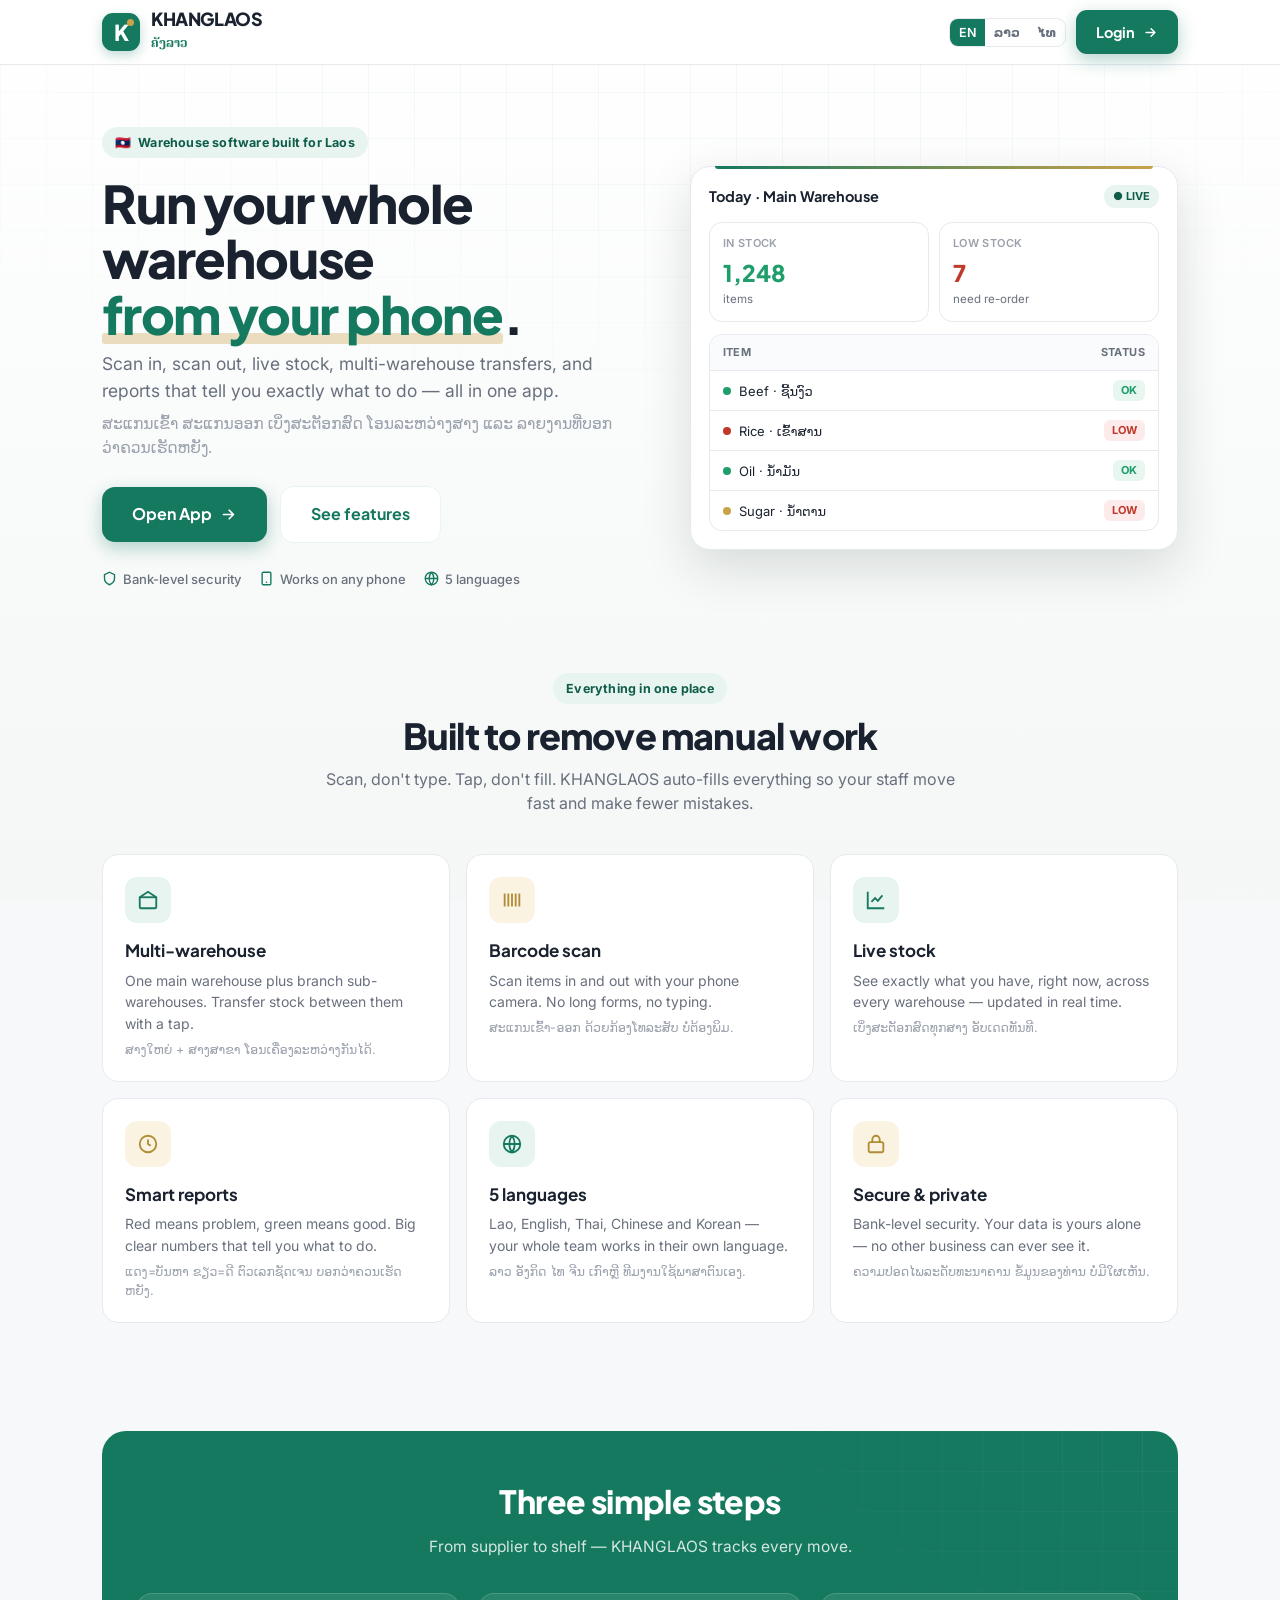
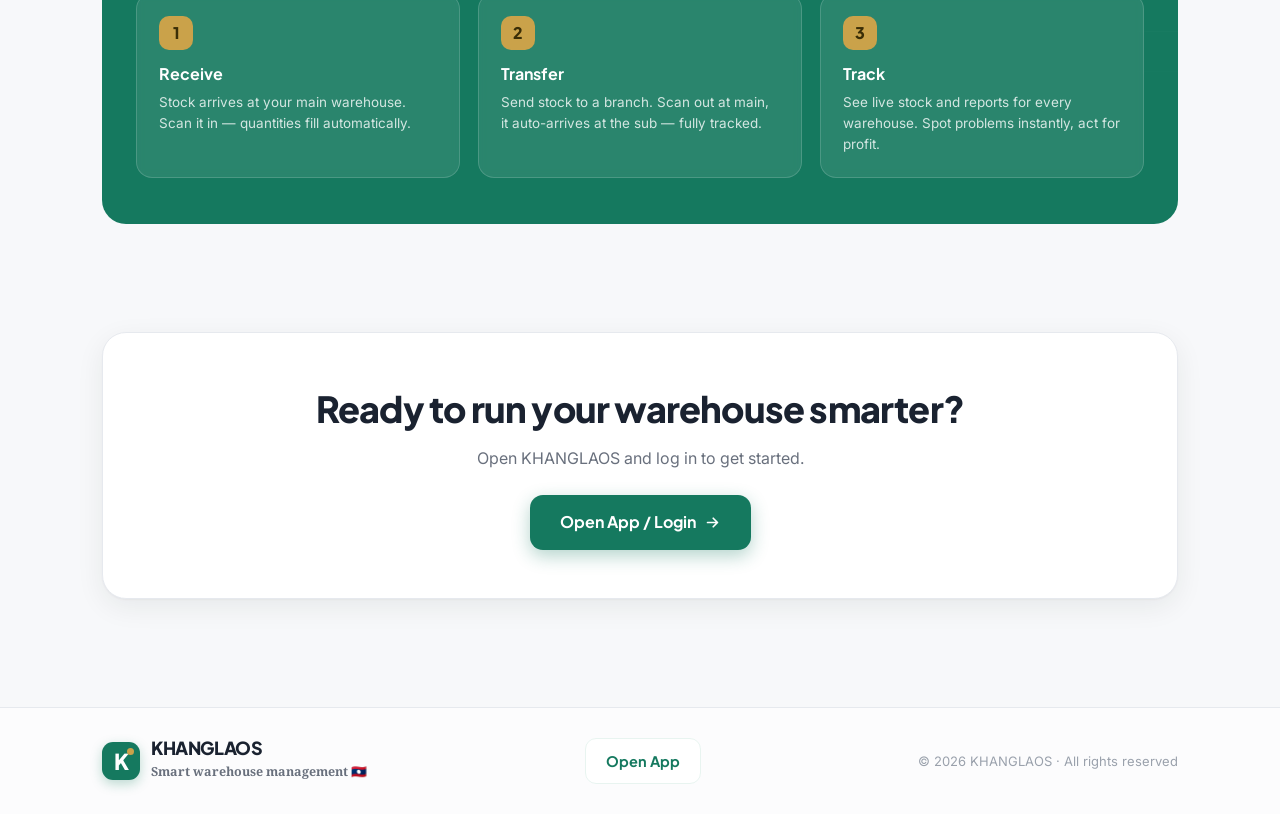
<file: index.html>
<!DOCTYPE html>
<html lang="en">
<head>
<meta charset="UTF-8">
<meta name="viewport" content="width=device-width, initial-scale=1.0">
<title>KHANGLAOS — Smart Warehouse Management for Laos 🇱🇦</title>
<meta name="description" content="KHANGLAOS — run your whole warehouse from your phone. Scan in, scan out, live stock, multi-warehouse transfers, and reports that tell you what to do. Built for Laos.">

<!-- Open Graph / link preview (Facebook, Line, WhatsApp) -->
<meta property="og:type" content="website">
<meta property="og:title" content="KHANGLAOS — Smart Warehouse Management 🇱🇦">
<meta property="og:description" content="Run your whole warehouse from your phone. Scan in, scan out, live stock, multi-warehouse, smart reports. Built for Laos.">
<meta property="og:site_name" content="KHANGLAOS">
<meta name="twitter:card" content="summary_large_image">

<link rel="icon" type="image/svg+xml" href="data:image/svg+xml,%3Csvg xmlns='http://www.w3.org/2000/svg' viewBox='0 0 64 64'%3E%3Crect width='64' height='64' rx='15' fill='%2315795f'/%3E%3Ctext x='32' y='46' font-family='Arial,Helvetica,sans-serif' font-size='40' font-weight='700' fill='%23fff' text-anchor='middle'%3EK%3C/text%3E%3Ccircle cx='50' cy='18' r='5.5' fill='%23caa24a'/%3E%3C/svg%3E">

<link rel="preconnect" href="https://fonts.googleapis.com">
<link rel="preconnect" href="https://fonts.gstatic.com" crossorigin>
<link href="https://fonts.googleapis.com/css2?family=Plus+Jakarta+Sans:wght@500;600;700;800&family=Inter:wght@400;500;600;700&family=Noto+Serif+Lao:wght@600;700;900&family=Noto+Sans+Lao:wght@400;500;600;700&family=Noto+Sans+Thai:wght@400;500;600;700&display=swap" rel="stylesheet">

<style>
  :root{
    --em:#15795f; --em-d:#0f5d49; --em-soft:#e8f4f0; --gold:#caa24a; --gold-d:#b08d34;
    --ink:#1a2230; --soft:#69707d; --faint:#9aa1ac; --bg:#f7f8fa; --line:#e6e9ee; --white:#fff;
    --green:#1f9d6b; --red:#c0392b;
    --font-body:'Inter',system-ui,-apple-system,"Segoe UI",Roboto,"Noto Sans Lao","Noto Sans Thai",sans-serif;
    --font-disp:'Plus Jakarta Sans',system-ui,-apple-system,"Segoe UI",Roboto,"Noto Serif Lao","Noto Sans Lao","Noto Sans Thai",sans-serif;
    --shadow:0 1px 2px rgba(16,38,30,.04),0 8px 28px rgba(16,38,30,.07);
    --shadow-lg:0 18px 50px rgba(16,38,30,.14);
  }
  *{box-sizing:border-box;margin:0;padding:0}
  html{scroll-behavior:smooth}
  body{
    font-family:var(--font-body); color:var(--ink); background:var(--bg);
    -webkit-font-smoothing:antialiased; line-height:1.55; overflow-x:hidden;
  }
  .lao,.th{font-family:var(--font-body)}
  a{color:inherit;text-decoration:none}
  .wrap{max-width:1120px;margin:0 auto;padding:0 22px}

  /* ---- background texture: warehouse grid ---- */
  .bg-grid{
    position:fixed;inset:0;z-index:-2;
    background:
      linear-gradient(180deg,#fff 0%,#f4f7f6 100%);
  }
  .bg-grid::after{
    content:"";position:absolute;inset:0;
    background-image:
      linear-gradient(rgba(21,121,95,.045) 1px,transparent 1px),
      linear-gradient(90deg,rgba(21,121,95,.045) 1px,transparent 1px);
    background-size:46px 46px;
    -webkit-mask-image:radial-gradient(ellipse 90% 60% at 50% 0%,#000 35%,transparent 80%);
            mask-image:radial-gradient(ellipse 90% 60% at 50% 0%,#000 35%,transparent 80%);
  }

  /* ---- nav ---- */
  header{position:sticky;top:0;z-index:50;backdrop-filter:saturate(160%) blur(10px);
    background:rgba(255,255,255,.78);border-bottom:1px solid var(--line)}
  .nav{display:flex;align-items:center;justify-content:space-between;height:64px}
  .brand{display:flex;align-items:center;gap:11px}
  .mark{width:38px;height:38px;border-radius:11px;background:var(--em);position:relative;
    display:flex;align-items:center;justify-content:center;box-shadow:0 4px 12px rgba(21,121,95,.28)}
  .mark span{font-family:var(--font-disp);font-weight:800;color:#fff;font-size:22px;line-height:1}
  .mark::after{content:"";position:absolute;top:6px;right:6px;width:7px;height:7px;border-radius:50%;background:var(--gold)}
  .brand-tx b{font-family:var(--font-disp);font-weight:800;font-size:18px;letter-spacing:-.4px;display:block;line-height:1.05}
  .brand-tx small{font-family:'Noto Serif Lao',serif;color:var(--em);font-size:12.5px;font-weight:700}
  .nav-r{display:flex;align-items:center;gap:10px}
  .lang{display:flex;border:1px solid var(--line);border-radius:9px;overflow:hidden;background:#fff}
  .lang button{font-family:var(--font-body);font-size:12.5px;font-weight:600;color:var(--soft);
    background:transparent;border:0;padding:6px 9px;cursor:pointer;transition:.15s}
  .lang button.on{background:var(--em);color:#fff}
  .btn{font-family:var(--font-disp);font-weight:700;font-size:14.5px;border:0;border-radius:11px;
    padding:11px 20px;cursor:pointer;display:inline-flex;align-items:center;gap:8px;transition:.18s;white-space:nowrap}
  .btn-pri{background:var(--em);color:#fff;box-shadow:0 6px 18px rgba(21,121,95,.32)}
  .btn-pri:hover{background:var(--em-d);transform:translateY(-1px);box-shadow:0 10px 24px rgba(21,121,95,.4)}
  .btn-ghost{background:#fff;color:var(--em);border:1.5px solid var(--em-soft)}
  .btn-ghost:hover{border-color:var(--em);background:var(--em-soft)}
  .btn-lg{padding:15px 30px;font-size:16px;border-radius:13px}

  /* ---- hero ---- */
  .hero{padding:62px 0 30px}
  .hero-grid{display:grid;grid-template-columns:1.05fr .95fr;gap:48px;align-items:center}
  .eyebrow{display:inline-flex;align-items:center;gap:7px;background:var(--em-soft);color:var(--em-d);
    font-weight:700;font-size:12.5px;padding:6px 13px;border-radius:999px;letter-spacing:.2px}
  h1{font-family:var(--font-disp);font-weight:800;font-size:clamp(34px,5vw,52px);line-height:1.06;
    letter-spacing:-1.2px;margin:18px 0 8px}
  h1 .hl{color:var(--em);position:relative;white-space:nowrap}
  h1 .hl::after{content:"";position:absolute;left:0;right:0;bottom:3px;height:11px;background:rgba(202,162,74,.34);z-index:-1;border-radius:3px}
  .lead{font-size:17.5px;color:var(--soft);max-width:520px;margin:6px 0 26px}
  .lead .lao{display:block;margin-top:8px;font-size:15.5px;color:var(--faint)}
  .cta-row{display:flex;gap:13px;flex-wrap:wrap;align-items:center}
  .trust{display:flex;gap:18px;flex-wrap:wrap;margin-top:26px;color:var(--soft);font-size:13px;font-weight:500}
  .trust span{display:inline-flex;align-items:center;gap:6px}
  .trust svg{color:var(--em)}

  /* ---- hero mock dashboard ---- */
  .mock{background:#fff;border:1px solid var(--line);border-radius:20px;box-shadow:var(--shadow-lg);
    padding:18px;position:relative}
  .mock::before{content:"";position:absolute;top:-1px;left:24px;right:24px;height:3px;
    background:linear-gradient(90deg,var(--em),var(--gold));border-radius:0 0 4px 4px}
  .mock-h{display:flex;align-items:center;justify-content:space-between;margin-bottom:14px}
  .mock-h b{font-family:var(--font-disp);font-size:14.5px}
  .pill{font-size:11px;font-weight:700;padding:3px 9px;border-radius:999px;background:var(--em-soft);color:var(--em-d)}
  .kpis{display:grid;grid-template-columns:1fr 1fr;gap:10px;margin-bottom:12px}
  .kpi{border:1px solid var(--line);border-radius:13px;padding:12px 13px}
  .kpi .lbl{font-size:11px;color:var(--faint);font-weight:600;text-transform:uppercase;letter-spacing:.4px}
  .kpi .val{font-family:var(--font-disp);font-weight:800;font-size:23px;margin-top:3px}
  .kpi.good .val{color:var(--green)} .kpi.bad .val{color:var(--red)}
  .kpi .sub{font-size:11.5px;color:var(--soft);margin-top:1px}
  .rows{border:1px solid var(--line);border-radius:13px;overflow:hidden}
  .rw{display:flex;align-items:center;justify-content:space-between;padding:9px 13px;font-size:13px;border-top:1px solid var(--line)}
  .rw:first-child{border-top:0;background:#fafbfc;font-weight:700;color:var(--soft);font-size:11px;text-transform:uppercase;letter-spacing:.4px}
  .rw .nm{display:flex;align-items:center;gap:8px}
  .dot{width:8px;height:8px;border-radius:50%}
  .tag{font-size:11px;font-weight:700;padding:2px 8px;border-radius:6px}
  .tag.ok{background:#e7f6ee;color:var(--green)} .tag.lo{background:#fdeaea;color:var(--red)}

  /* ---- social proof strip ---- */
  .proof{padding:8px 0 4px}
  .proof-lbl{text-align:center;color:var(--faint);font-size:12px;font-weight:700;
    letter-spacing:.6px;text-transform:uppercase;margin:0 0 16px}
  .proof-row{display:flex;align-items:center;justify-content:center;gap:16px 20px;flex-wrap:wrap}
  .proof-name{font-family:var(--font-disp);font-weight:800;font-size:clamp(15px,2vw,19px);
    color:var(--ink);letter-spacing:-.3px;opacity:.55;transition:.2s}
  .proof-name:hover{opacity:1;color:var(--em)}
  .proof-dot{width:5px;height:5px;border-radius:50%;background:var(--line)}

  /* ---- sections ---- */
  section.blk{padding:54px 0}
  .sec-head{text-align:center;max-width:640px;margin:0 auto 38px}
  .sec-head .eyebrow{margin-bottom:12px}
  .sec-head h2{font-family:var(--font-disp);font-weight:800;font-size:clamp(26px,3.6vw,36px);letter-spacing:-.8px;line-height:1.12}
  .sec-head p{color:var(--soft);font-size:16px;margin-top:10px}

  .feat{display:grid;grid-template-columns:repeat(3,1fr);gap:16px}
  .card{background:#fff;border:1px solid var(--line);border-radius:16px;padding:22px;transition:.2s}
  .card:hover{transform:translateY(-3px);box-shadow:var(--shadow);border-color:#d6e3de}
  .ic{width:46px;height:46px;border-radius:12px;background:var(--em-soft);color:var(--em);
    display:flex;align-items:center;justify-content:center;margin-bottom:14px}
  .ic.gold{background:#faf3e1;color:var(--gold-d)}
  .card h3{font-family:var(--font-disp);font-weight:700;font-size:17px;margin-bottom:6px}
  .card p{color:var(--soft);font-size:14px;line-height:1.55}
  .card .lao{display:block;margin-top:5px;color:var(--faint);font-size:12.5px}

  /* ---- how it works ---- */
  .how{background:var(--em);border-radius:24px;padding:46px 34px;color:#fff;position:relative;overflow:hidden}
  .how::after{content:"";position:absolute;inset:0;
    background-image:linear-gradient(rgba(255,255,255,.05) 1px,transparent 1px),linear-gradient(90deg,rgba(255,255,255,.05) 1px,transparent 1px);
    background-size:40px 40px;-webkit-mask-image:radial-gradient(ellipse 70% 100% at 100% 0%,#000,transparent 70%);mask-image:radial-gradient(ellipse 70% 100% at 100% 0%,#000,transparent 70%)}
  .how-head{position:relative;z-index:1;text-align:center;margin-bottom:34px}
  .how-head h2{font-family:var(--font-disp);font-weight:800;font-size:clamp(24px,3.4vw,32px);letter-spacing:-.6px}
  .how-head p{color:rgba(255,255,255,.82);margin-top:8px;font-size:15.5px}
  .steps{position:relative;z-index:1;display:grid;grid-template-columns:repeat(3,1fr);gap:18px}
  .step{background:rgba(255,255,255,.09);border:1px solid rgba(255,255,255,.16);border-radius:16px;padding:22px;backdrop-filter:blur(4px)}
  .step .n{width:34px;height:34px;border-radius:10px;background:var(--gold);color:#3a2e07;font-family:var(--font-disp);
    font-weight:800;font-size:16px;display:flex;align-items:center;justify-content:center;margin-bottom:12px}
  .step h4{font-family:var(--font-disp);font-weight:700;font-size:16px;margin-bottom:5px}
  .step p{color:rgba(255,255,255,.8);font-size:13.5px}

  /* ---- cta band ---- */
  .cta-band{text-align:center;background:#fff;border:1px solid var(--line);border-radius:24px;padding:48px 30px;box-shadow:var(--shadow)}
  .cta-band h2{font-family:var(--font-disp);font-weight:800;font-size:clamp(26px,3.6vw,36px);letter-spacing:-.8px}
  .cta-band p{color:var(--soft);font-size:16px;margin:10px 0 24px}

  /* ---- footer ---- */
  footer{border-top:1px solid var(--line);margin-top:54px;padding:30px 0;background:rgba(255,255,255,.6)}
  .foot{display:flex;align-items:center;justify-content:space-between;gap:16px;flex-wrap:wrap}
  .foot .brand small{color:var(--soft)}
  .foot .cp{color:var(--faint);font-size:13px}

  /* ---- reveal animation ---- */
  .rv{opacity:0;transform:translateY(18px);transition:opacity .6s ease,transform .6s ease}
  .rv.in{opacity:1;transform:none}

  /* ---- responsive ---- */
  @media(max-width:880px){
    .hero-grid{grid-template-columns:1fr;gap:34px}
    .mock{max-width:460px;margin:0 auto}
    .feat{grid-template-columns:1fr 1fr}
    .steps{grid-template-columns:1fr}
    .brand-tx small{display:none}
  }
  @media(max-width:560px){
    .hero{padding:40px 0 14px}
    .feat{grid-template-columns:1fr}
    .wrap{padding:0 16px}
    .nav{height:58px}
    .brand-tx b{font-size:15px}
    .mark{width:34px;height:34px;border-radius:10px}
    .mark span{font-size:19px}
    .lang button{padding:5px 7px;font-size:11px}
    .nav-r{gap:7px}
    .nav-r .btn-pri{padding:9px 14px;font-size:13px}
    .trust{gap:12px}
    .how{padding:34px 20px}
  }
  @media(max-width:360px){
    .lang{display:none}   /* protect the Login CTA on very small phones */
  }
</style>
</head>
<body>
<div class="bg-grid"></div>

<!-- ============ NAV ============ -->
<header>
  <div class="wrap nav">
    <a class="brand" href="#top">
      <div class="mark"><span>K</span></div>
      <div class="brand-tx"><b>KHANGLAOS</b><small>ຄັງລາວ</small></div>
    </a>
    <div class="nav-r">
      <div class="lang" id="lang">
        <button data-lang="en" class="on">EN</button>
        <button data-lang="lo">ລາວ</button>
        <button data-lang="th">ໄທ</button>
      </div>
      <a class="btn btn-pri" href="./app/">
        <span data-i="login">Login</span>
        <svg width="15" height="15" viewBox="0 0 24 24" fill="none" stroke="currentColor" stroke-width="2.4" stroke-linecap="round" stroke-linejoin="round"><path d="M5 12h14M13 6l6 6-6 6"/></svg>
      </a>
    </div>
  </div>
</header>

<a id="top"></a>

<!-- ============ HERO ============ -->
<section class="hero">
  <div class="wrap hero-grid">
    <div class="rv in">
      <span class="eyebrow">🇱🇦 <span data-i="eyebrow">Warehouse software built for Laos</span></span>
      <h1>
        <span data-i="h1a">Run your whole warehouse</span>
        <span class="hl" data-i="h1b">from your phone</span>.
      </h1>
      <p class="lead">
        <span data-i="lead">Scan in, scan out, live stock, multi-warehouse transfers, and reports that tell you exactly what to do — all in one app.</span>
        <span class="lao" data-i="leadLo">ສະແກນເຂົ້າ ສະແກນອອກ ເບິ່ງສະຕັອກສົດ ໂອນລະຫວ່າງສາງ ແລະ ລາຍງານທີ່ບອກວ່າຄວນເຮັດຫຍັງ.</span>
      </p>
      <div class="cta-row">
        <a class="btn btn-pri btn-lg" href="./app/">
          <span data-i="openApp">Open App</span>
          <svg width="17" height="17" viewBox="0 0 24 24" fill="none" stroke="currentColor" stroke-width="2.4" stroke-linecap="round" stroke-linejoin="round"><path d="M5 12h14M13 6l6 6-6 6"/></svg>
        </a>
        <a class="btn btn-ghost btn-lg" href="#features"><span data-i="seeFeat">See features</span></a>
      </div>
      <div class="trust">
        <span><svg width="15" height="15" viewBox="0 0 24 24" fill="none" stroke="currentColor" stroke-width="2.2"><path d="M12 2l8 4v6c0 5-3.5 8-8 10-4.5-2-8-5-8-10V6z"/></svg><span data-i="t1">Bank-level security</span></span>
        <span><svg width="15" height="15" viewBox="0 0 24 24" fill="none" stroke="currentColor" stroke-width="2.2"><rect x="5" y="2" width="14" height="20" rx="2"/><path d="M11 18h2"/></svg><span data-i="t2">Works on any phone</span></span>
        <span><svg width="15" height="15" viewBox="0 0 24 24" fill="none" stroke="currentColor" stroke-width="2.2"><circle cx="12" cy="12" r="10"/><path d="M2 12h20M12 2a15 15 0 0 1 0 20 15 15 0 0 1 0-20"/></svg><span data-i="t3">5 languages</span></span>
      </div>
    </div>

    <!-- mock dashboard -->
    <div class="rv in" style="transition-delay:.12s">
      <div class="mock">
        <div class="mock-h">
          <b data-i="mockTitle">Today · Main Warehouse</b>
          <span class="pill" data-i="mockLive">● LIVE</span>
        </div>
        <div class="kpis">
          <div class="kpi good"><div class="lbl" data-i="kStock">In stock</div><div class="val">1,248</div><div class="sub" data-i="kItems">items</div></div>
          <div class="kpi bad"><div class="lbl" data-i="kLow">Low stock</div><div class="val">7</div><div class="sub" data-i="kAct">need re-order</div></div>
        </div>
        <div class="rows">
          <div class="rw"><span data-i="cItem">Item</span><span data-i="cStatus">Status</span></div>
          <div class="rw"><span class="nm"><span class="dot" style="background:var(--green)"></span>Beef · ຊີ້ນງົວ</span><span class="tag ok" data-i="sOk">OK</span></div>
          <div class="rw"><span class="nm"><span class="dot" style="background:var(--red)"></span>Rice · ເຂົ້າສານ</span><span class="tag lo" data-i="sLow">LOW</span></div>
          <div class="rw"><span class="nm"><span class="dot" style="background:var(--green)"></span>Oil · ນ້ຳມັນ</span><span class="tag ok" data-i="sOk2">OK</span></div>
          <div class="rw"><span class="nm"><span class="dot" style="background:var(--gold)"></span>Sugar · ນ້ຳຕານ</span><span class="tag lo" data-i="sLow2">LOW</span></div>
        </div>
      </div>
    </div>
  </div>
</section>

<!-- ============ SOCIAL PROOF (hidden for now) ============
     Add client names back here once they confirm it's OK to be listed:
     Pompei Restaurant · Savaan · Amazone · Harn.Puli
<section class="proof rv">
  <div class="wrap">
    <p class="proof-lbl">Trusted by real warehouses &amp; restaurants across Laos</p>
    <div class="proof-row">
      <span class="proof-name">Pompei Restaurant</span>
      <span class="proof-dot"></span>
      <span class="proof-name">Savaan</span>
      <span class="proof-dot"></span>
      <span class="proof-name">Amazone</span>
      <span class="proof-dot"></span>
      <span class="proof-name">Harn.Puli</span>
    </div>
  </div>
</section>
============================================================ -->
<!-- ============ FEATURES ============ -->
<section class="blk" id="features">
  <div class="wrap">
    <div class="sec-head rv">
      <span class="eyebrow" data-i="fEyebrow">Everything in one place</span>
      <h2 data-i="fTitle">Built to remove manual work</h2>
      <p data-i="fSub">Scan, don't type. Tap, don't fill. KHANGLAOS auto-fills everything so your staff move fast and make fewer mistakes.</p>
    </div>
    <div class="feat">
      <div class="card rv">
        <div class="ic"><svg width="22" height="22" viewBox="0 0 24 24" fill="none" stroke="currentColor" stroke-width="2"><path d="M3 9l9-6 9 6v11a1 1 0 0 1-1 1H4a1 1 0 0 1-1-1z"/><path d="M3 9h18"/></svg></div>
        <h3 data-i="f1t">Multi-warehouse</h3>
        <p data-i="f1d">One main warehouse plus branch sub-warehouses. Transfer stock between them with a tap.<span class="lao" data-i="f1l">ສາງໃຫຍ່ + ສາງສາຂາ ໂອນເຄື່ອງລະຫວ່າງກັນໄດ້.</span></p>
      </div>
      <div class="card rv" style="transition-delay:.06s">
        <div class="ic gold"><svg width="22" height="22" viewBox="0 0 24 24" fill="none" stroke="currentColor" stroke-width="2"><path d="M4 5v14M8 5v14M12 5v14M16 5v14M20 5v14"/></svg></div>
        <h3 data-i="f2t">Barcode scan</h3>
        <p data-i="f2d">Scan items in and out with your phone camera. No long forms, no typing.<span class="lao" data-i="f2l">ສະແກນເຂົ້າ-ອອກ ດ້ວຍກ້ອງໂທລະສັບ ບໍ່ຕ້ອງພິມ.</span></p>
      </div>
      <div class="card rv" style="transition-delay:.12s">
        <div class="ic"><svg width="22" height="22" viewBox="0 0 24 24" fill="none" stroke="currentColor" stroke-width="2"><path d="M3 3v18h18"/><path d="M7 14l4-4 3 3 5-6"/></svg></div>
        <h3 data-i="f3t">Live stock</h3>
        <p data-i="f3d">See exactly what you have, right now, across every warehouse — updated in real time.<span class="lao" data-i="f3l">ເບິ່ງສະຕັອກສົດທຸກສາງ ອັບເດດທັນທີ.</span></p>
      </div>
      <div class="card rv">
        <div class="ic gold"><svg width="22" height="22" viewBox="0 0 24 24" fill="none" stroke="currentColor" stroke-width="2"><circle cx="12" cy="12" r="9"/><path d="M12 7v5l3 2"/></svg></div>
        <h3 data-i="f4t">Smart reports</h3>
        <p data-i="f4d">Red means problem, green means good. Big clear numbers that tell you what to do.<span class="lao" data-i="f4l">ແດງ=ບັນຫາ ຂຽວ=ດີ ຕົວເລກຊັດເຈນ ບອກວ່າຄວນເຮັດຫຍັງ.</span></p>
      </div>
      <div class="card rv" style="transition-delay:.06s">
        <div class="ic"><svg width="22" height="22" viewBox="0 0 24 24" fill="none" stroke="currentColor" stroke-width="2"><circle cx="12" cy="12" r="9"/><path d="M3 12h18M12 3a15 15 0 0 1 0 18 15 15 0 0 1 0-18"/></svg></div>
        <h3 data-i="f5t">5 languages</h3>
        <p data-i="f5d">Lao, English, Thai, Chinese and Korean — your whole team works in their own language.<span class="lao" data-i="f5l">ລາວ ອັງກິດ ໄທ ຈີນ ເກົາຫຼີ ທີມງານໃຊ້ພາສາຕົນເອງ.</span></p>
      </div>
      <div class="card rv" style="transition-delay:.12s">
        <div class="ic gold"><svg width="22" height="22" viewBox="0 0 24 24" fill="none" stroke="currentColor" stroke-width="2"><rect x="4" y="10" width="16" height="11" rx="2"/><path d="M8 10V7a4 4 0 0 1 8 0v3"/></svg></div>
        <h3 data-i="f6t">Secure & private</h3>
        <p data-i="f6d">Bank-level security. Your data is yours alone — no other business can ever see it.<span class="lao" data-i="f6l">ຄວາມປອດໄພລະດັບທະນາຄານ ຂໍ້ມູນຂອງທ່ານ ບໍ່ມີໃຜເຫັນ.</span></p>
      </div>
    </div>
  </div>
</section>

<!-- ============ HOW IT WORKS ============ -->
<section class="blk">
  <div class="wrap">
    <div class="how rv">
      <div class="how-head">
        <h2 data-i="hTitle">Three simple steps</h2>
        <p data-i="hSub">From supplier to shelf — KHANGLAOS tracks every move.</p>
      </div>
      <div class="steps">
        <div class="step">
          <div class="n">1</div>
          <h4 data-i="s1t">Receive</h4>
          <p data-i="s1d">Stock arrives at your main warehouse. Scan it in — quantities fill automatically.</p>
        </div>
        <div class="step">
          <div class="n">2</div>
          <h4 data-i="s2t">Transfer</h4>
          <p data-i="s2d">Send stock to a branch. Scan out at main, it auto-arrives at the sub — fully tracked.</p>
        </div>
        <div class="step">
          <div class="n">3</div>
          <h4 data-i="s3t">Track</h4>
          <p data-i="s3d">See live stock and reports for every warehouse. Spot problems instantly, act for profit.</p>
        </div>
      </div>
    </div>
  </div>
</section>

<!-- ============ CTA BAND ============ -->
<section class="blk">
  <div class="wrap">
    <div class="cta-band rv">
      <h2 data-i="ctaTitle">Ready to run your warehouse smarter?</h2>
      <p data-i="ctaSub">Open KHANGLAOS and log in to get started.</p>
      <a class="btn btn-pri btn-lg" href="./app/">
        <span data-i="ctaBtn">Open App / Login</span>
        <svg width="17" height="17" viewBox="0 0 24 24" fill="none" stroke="currentColor" stroke-width="2.4" stroke-linecap="round" stroke-linejoin="round"><path d="M5 12h14M13 6l6 6-6 6"/></svg>
      </a>
    </div>
  </div>
</section>

<!-- ============ FOOTER ============ -->
<footer>
  <div class="wrap foot">
    <div class="brand">
      <div class="mark"><span>K</span></div>
      <div class="brand-tx"><b>KHANGLAOS</b><small data-i="footTag">Smart warehouse management 🇱🇦</small></div>
    </div>
    <a class="btn btn-ghost" href="./app/"><span data-i="openApp2">Open App</span></a>
    <div class="cp">© 2026 KHANGLAOS · <span data-i="footRights">All rights reserved</span></div>
  </div>
</footer>

<script>
  // ---- lightweight i18n (EN / LO / TH) ----
  var I18N = {
    en:{login:"Login",eyebrow:"Warehouse software built for Laos",h1a:"Run your whole warehouse",h1b:"from your phone",
      lead:"Scan in, scan out, live stock, multi-warehouse transfers, and reports that tell you exactly what to do — all in one app.",
      leadLo:"",openApp:"Open App",seeFeat:"See features",t1:"Bank-level security",t2:"Works on any phone",t3:"5 languages",
      mockTitle:"Today · Main Warehouse",mockLive:"● LIVE",kStock:"In stock",kItems:"items",kLow:"Low stock",kAct:"need re-order",
      cItem:"Item",cStatus:"Status",sOk:"OK",sLow:"LOW",sOk2:"OK",sLow2:"LOW",
      fEyebrow:"Everything in one place",fTitle:"Built to remove manual work",
      fSub:"Scan, don't type. Tap, don't fill. KHANGLAOS auto-fills everything so your staff move fast and make fewer mistakes.",
      f1t:"Multi-warehouse",f1d:"One main warehouse plus branch sub-warehouses. Transfer stock between them with a tap.",f1l:"",
      f2t:"Barcode scan",f2d:"Scan items in and out with your phone camera. No long forms, no typing.",f2l:"",
      f3t:"Live stock",f3d:"See exactly what you have, right now, across every warehouse — updated in real time.",f3l:"",
      f4t:"Smart reports",f4d:"Red means problem, green means good. Big clear numbers that tell you what to do.",f4l:"",
      f5t:"5 languages",f5d:"Lao, English, Thai, Chinese and Korean — your whole team works in their own language.",f5l:"",
      f6t:"Secure & private",f6d:"Bank-level security. Your data is yours alone — no other business can ever see it.",f6l:"",
      hTitle:"Three simple steps",hSub:"From supplier to shelf — KHANGLAOS tracks every move.",
      s1t:"Receive",s1d:"Stock arrives at your main warehouse. Scan it in — quantities fill automatically.",
      s2t:"Transfer",s2d:"Send stock to a branch. Scan out at main, it auto-arrives at the sub — fully tracked.",
      s3t:"Track",s3d:"See live stock and reports for every warehouse. Spot problems instantly, act for profit.",
      ctaTitle:"Ready to run your warehouse smarter?",ctaSub:"Open KHANGLAOS and log in to get started.",ctaBtn:"Open App / Login",
      openApp2:"Open App",footTag:"Smart warehouse management 🇱🇦",footRights:"All rights reserved"},
    lo:{login:"ເຂົ້າສູ່ລະບົບ",eyebrow:"ຊອບແວຄຸ້ມຄອງສາງ ສ້າງມາເພື່ອລາວ",h1a:"ຄຸ້ມຄອງສາງທັງໝົດ",h1b:"ຈາກໂທລະສັບ",
      lead:"ສະແກນເຂົ້າ ສະແກນອອກ ເບິ່ງສະຕັອກສົດ ໂອນລະຫວ່າງສາງ ແລະ ລາຍງານທີ່ບອກວ່າຄວນເຮັດຫຍັງ — ໃນແອັບດຽວ.",
      leadLo:"",openApp:"ເປີດແອັບ",seeFeat:"ເບິ່ງຄຸນສົມບັດ",t1:"ປອດໄພລະດັບທະນາຄານ",t2:"ໃຊ້ໄດ້ທຸກໂທລະສັບ",t3:"5 ພາສາ",
      mockTitle:"ມື້ນີ້ · ສາງໃຫຍ່",mockLive:"● ສົດ",kStock:"ໃນສະຕັອກ",kItems:"ລາຍການ",kLow:"ສະຕັອກໜ້ອຍ",kAct:"ຕ້ອງສັ່ງເພີ່ມ",
      cItem:"ລາຍການ",cStatus:"ສະຖານະ",sOk:"ດີ",sLow:"ໜ້ອຍ",sOk2:"ດີ",sLow2:"ໜ້ອຍ",
      fEyebrow:"ທຸກຢ່າງໃນບ່ອນດຽວ",fTitle:"ສ້າງມາເພື່ອຫຼຸດວຽກມື",
      fSub:"ສະແກນ ບໍ່ພິມ. ແຕະ ບໍ່ຕື່ມ. KHANGLAOS ຕື່ມຂໍ້ມູນໃຫ້ອັດຕະໂນມັດ ພະນັກງານໄວ ຜິດພາດໜ້ອຍ.",
      f1t:"ຫຼາຍສາງ",f1d:"ສາງໃຫຍ່ 1 ບ່ອນ ກັບສາງສາຂາ ໂອນເຄື່ອງລະຫວ່າງກັນດ້ວຍການແຕະ.",f1l:"",
      f2t:"ສະແກນບາໂຄດ",f2d:"ສະແກນເຂົ້າ-ອອກ ດ້ວຍກ້ອງໂທລະສັບ ບໍ່ມີຟອມຍາວ ບໍ່ຕ້ອງພິມ.",f2l:"",
      f3t:"ສະຕັອກສົດ",f3d:"ເຫັນສິ່ງທີ່ມີ ທັນທີ ທຸກສາງ ອັບເດດແບບສົດ.",f3l:"",
      f4t:"ລາຍງານສະຫຼາດ",f4d:"ແດງ=ບັນຫາ ຂຽວ=ດີ ຕົວເລກໃຫຍ່ຊັດເຈນ ບອກວ່າຄວນເຮັດຫຍັງ.",f4l:"",
      f5t:"5 ພາສາ",f5d:"ລາວ ອັງກິດ ໄທ ຈີນ ເກົາຫຼີ ທີມງານໃຊ້ພາສາຕົນເອງ.",f5l:"",
      f6t:"ປອດໄພ & ສ່ວນຕົວ",f6d:"ຄວາມປອດໄພລະດັບທະນາຄານ ຂໍ້ມູນເປັນຂອງທ່ານ ບໍ່ມີທຸລະກິດອື່ນເຫັນ.",f6l:"",
      hTitle:"ສາມຂັ້ນຕອນງ່າຍໆ",hSub:"ຈາກຜູ້ສະໜອງ ຫາຊັ້ນວາງ — KHANGLAOS ຕິດຕາມທຸກການເຄື່ອນໄຫວ.",
      s1t:"ຮັບເຄື່ອງ",s1d:"ເຄື່ອງມາຮອດສາງໃຫຍ່ ສະແກນເຂົ້າ — ຈຳນວນຕື່ມໃຫ້ອັດຕະໂນມັດ.",
      s2t:"ໂອນ",s2d:"ສົ່ງເຄື່ອງໄປສາຂາ ສະແກນອອກທີ່ສາງໃຫຍ່ ມັນເຂົ້າສາງສາຂາໃຫ້ອັດຕະໂນມັດ ຕິດຕາມໄດ້ໝົດ.",
      s3t:"ຕິດຕາມ",s3d:"ເບິ່ງສະຕັອກສົດ ແລະ ລາຍງານທຸກສາງ ເຫັນບັນຫາທັນທີ ຕັດສິນໃຈເພື່ອກຳໄລ.",
      ctaTitle:"ພ້ອມຄຸ້ມຄອງສາງໃຫ້ສະຫຼາດຂຶ້ນບໍ?",ctaSub:"ເປີດ KHANGLAOS ແລ້ວເຂົ້າສູ່ລະບົບເພື່ອເລີ່ມຕົ້ນ.",ctaBtn:"ເປີດແອັບ / ເຂົ້າສູ່ລະບົບ",
      openApp2:"ເປີດແອັບ",footTag:"ຄຸ້ມຄອງສາງແບບສະຫຼາດ 🇱🇦",footRights:"ສະຫງວນລິຂະສິດ"},
    th:{login:"เข้าสู่ระบบ",eyebrow:"ซอฟต์แวร์จัดการคลังสินค้า สร้างเพื่อลาว",h1a:"จัดการทั้งคลังสินค้า",h1b:"จากมือถือ",
      lead:"สแกนเข้า สแกนออก ดูสต็อกสด โอนระหว่างคลัง และรายงานที่บอกว่าควรทำอะไร — ในแอปเดียว.",
      leadLo:"",openApp:"เปิดแอป",seeFeat:"ดูฟีเจอร์",t1:"ปลอดภัยระดับธนาคาร",t2:"ใช้ได้ทุกมือถือ",t3:"5 ภาษา",
      mockTitle:"วันนี้ · คลังหลัก",mockLive:"● สด",kStock:"ในสต็อก",kItems:"รายการ",kLow:"สต็อกต่ำ",kAct:"ต้องสั่งเพิ่ม",
      cItem:"รายการ",cStatus:"สถานะ",sOk:"ดี",sLow:"ต่ำ",sOk2:"ดี",sLow2:"ต่ำ",
      fEyebrow:"ทุกอย่างในที่เดียว",fTitle:"สร้างมาเพื่อลดงานมือ",
      fSub:"สแกน ไม่พิมพ์. แตะ ไม่กรอก. KHANGLAOS เติมข้อมูลให้อัตโนมัติ พนักงานเร็ว ผิดพลาดน้อย.",
      f1t:"หลายคลัง",f1d:"คลังหลัก 1 แห่ง กับคลังสาขา โอนสินค้าระหว่างกันด้วยการแตะ.",f1l:"",
      f2t:"สแกนบาร์โค้ด",f2d:"สแกนเข้า-ออก ด้วยกล้องมือถือ ไม่มีฟอร์มยาว ไม่ต้องพิมพ์.",f2l:"",
      f3t:"สต็อกสด",f3d:"เห็นสิ่งที่มี ตอนนี้ ทุกคลัง อัปเดตแบบเรียลไทม์.",f3l:"",
      f4t:"รายงานอัจฉริยะ",f4d:"แดง=ปัญหา เขียว=ดี ตัวเลขใหญ่ชัดเจน บอกว่าควรทำอะไร.",f4l:"",
      f5t:"5 ภาษา",f5d:"ลาว อังกฤษ ไทย จีน เกาหลี ทีมงานใช้ภาษาตัวเอง.",f5l:"",
      f6t:"ปลอดภัย & ส่วนตัว",f6d:"ปลอดภัยระดับธนาคาร ข้อมูลเป็นของคุณ ไม่มีธุรกิจอื่นเห็น.",f6l:"",
      hTitle:"สามขั้นตอนง่ายๆ",hSub:"จากซัพพลายเออร์ถึงชั้นวาง — KHANGLAOS ติดตามทุกการเคลื่อนไหว.",
      s1t:"รับสินค้า",s1d:"สินค้ามาถึงคลังหลัก สแกนเข้า — จำนวนเติมให้อัตโนมัติ.",
      s2t:"โอน",s2d:"ส่งสินค้าไปสาขา สแกนออกที่คลังหลัก มันเข้าคลังสาขาอัตโนมัติ ติดตามครบ.",
      s3t:"ติดตาม",s3d:"ดูสต็อกสดและรายงานทุกคลัง เห็นปัญหาทันที ตัดสินใจเพื่อกำไร.",
      ctaTitle:"พร้อมจัดการคลังให้ฉลาดขึ้นไหม?",ctaSub:"เปิด KHANGLAOS แล้วเข้าสู่ระบบเพื่อเริ่ม.",ctaBtn:"เปิดแอป / เข้าสู่ระบบ",
      openApp2:"เปิดแอป",footTag:"จัดการคลังสินค้าอัจฉริยะ 🇱🇦",footRights:"สงวนลิขสิทธิ์"}
  };
  function setLang(code){
    var dict=I18N[code]||I18N.en;
    document.querySelectorAll('[data-i]').forEach(function(el){
      var k=el.getAttribute('data-i');
      if(dict[k]!==undefined) el.textContent=dict[k];
    });
    document.documentElement.lang=code;
    document.querySelectorAll('#lang button').forEach(function(b){
      b.classList.toggle('on', b.getAttribute('data-lang')===code);
    });
  }
  document.getElementById('lang').addEventListener('click',function(e){
    var b=e.target.closest('button'); if(!b) return;
    setLang(b.getAttribute('data-lang'));
  });

  // ---- scroll reveal ----
  var io=new IntersectionObserver(function(entries){
    entries.forEach(function(en){ if(en.isIntersecting){ en.target.classList.add('in'); io.unobserve(en.target);} });
  },{threshold:.12});
  document.querySelectorAll('.rv').forEach(function(el){ io.observe(el); });
</script>
<div id="kl-landing-mark" style="position:fixed;right:6px;bottom:4px;font:10px/1 system-ui;color:rgba(255,255,255,.35);pointer-events:none;z-index:9">landing-v1.3</div>
</body>
</html>
</file>
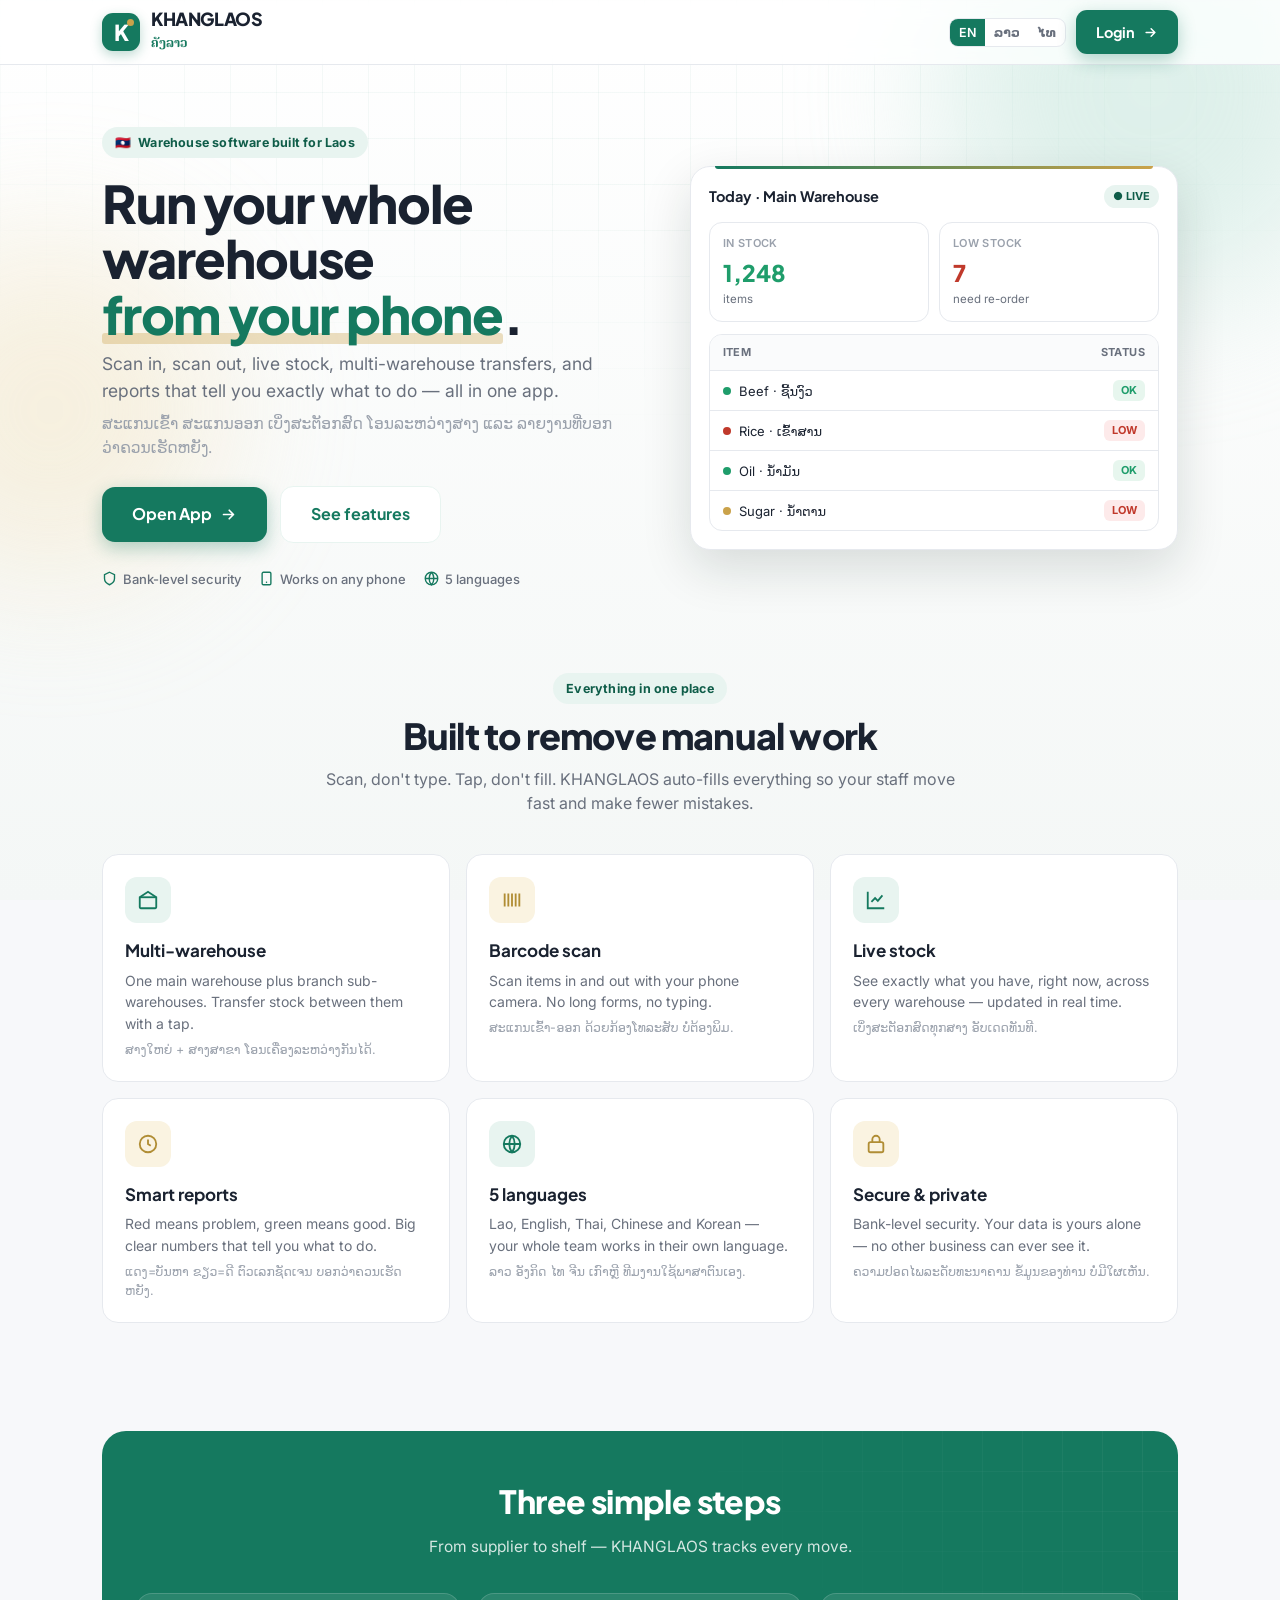
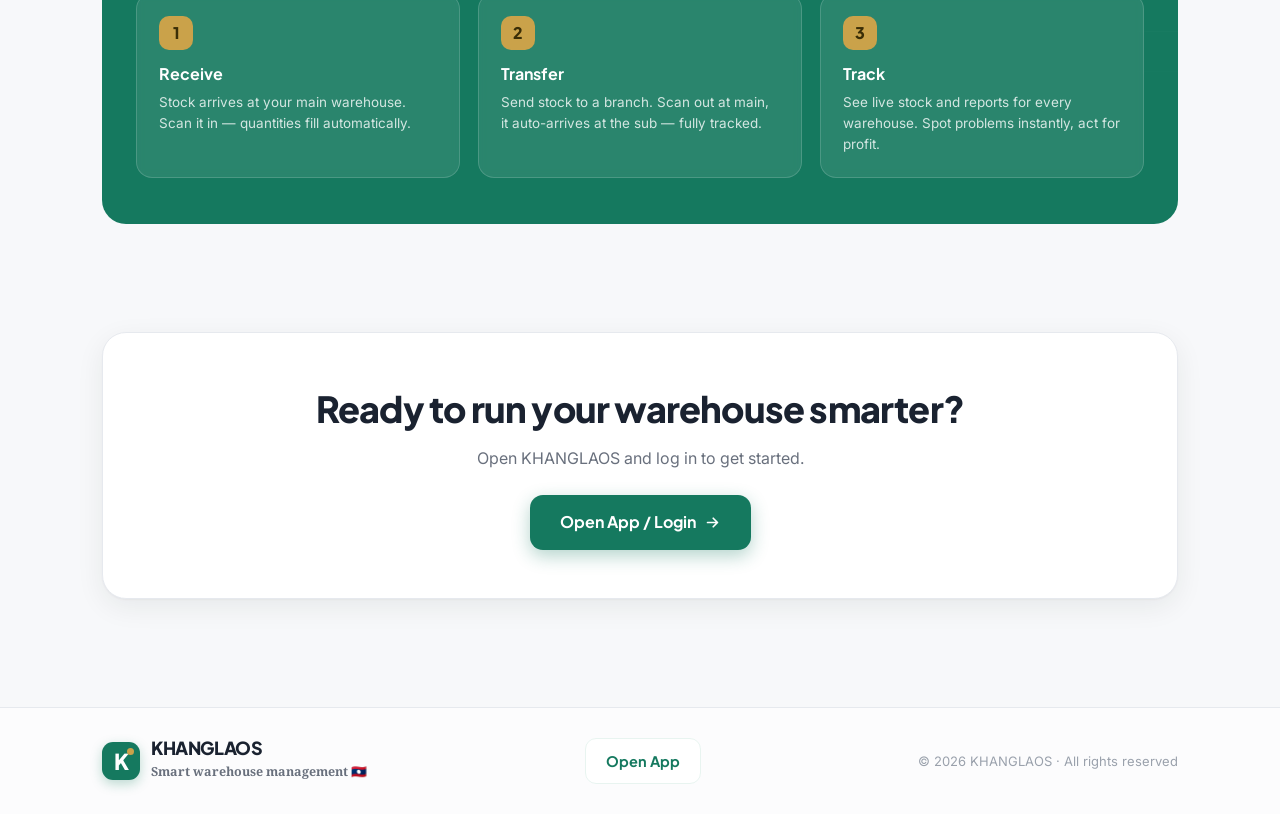
<file: khanglaos.html>
<!DOCTYPE html>
<html lang="en">
<head>
<meta charset="UTF-8">
<meta name="viewport" content="width=device-width, initial-scale=1.0">
<title>KHANGLAOS — Smart Warehouse Management for Laos 🇱🇦</title>
<meta name="description" content="KHANGLAOS — run your whole warehouse from your phone. Scan in, scan out, live stock, multi-warehouse transfers, and reports that tell you what to do. Built for Laos.">

<!-- Open Graph / link preview (Facebook, Line, WhatsApp) -->
<meta property="og:type" content="website">
<meta property="og:title" content="KHANGLAOS — Smart Warehouse Management 🇱🇦">
<meta property="og:description" content="Run your whole warehouse from your phone. Scan in, scan out, live stock, multi-warehouse, smart reports. Built for Laos.">
<meta property="og:site_name" content="KHANGLAOS">
<meta name="twitter:card" content="summary_large_image">

<link rel="icon" type="image/svg+xml" href="data:image/svg+xml,%3Csvg xmlns='http://www.w3.org/2000/svg' viewBox='0 0 64 64'%3E%3Crect width='64' height='64' rx='15' fill='%2315795f'/%3E%3Ctext x='32' y='46' font-family='Arial,Helvetica,sans-serif' font-size='40' font-weight='700' fill='%23fff' text-anchor='middle'%3EK%3C/text%3E%3Ccircle cx='50' cy='18' r='5.5' fill='%23caa24a'/%3E%3C/svg%3E">

<link rel="preconnect" href="https://fonts.googleapis.com">
<link rel="preconnect" href="https://fonts.gstatic.com" crossorigin>
<link href="https://fonts.googleapis.com/css2?family=Plus+Jakarta+Sans:wght@500;600;700;800&family=Inter:wght@400;500;600;700&family=Noto+Serif+Lao:wght@600;700;900&family=Noto+Sans+Lao:wght@400;500;600;700&family=Noto+Sans+Thai:wght@400;500;600;700&display=swap" rel="stylesheet">

<style>
  :root{
    --em:#15795f; --em-d:#0f5d49; --em-soft:#e8f4f0; --gold:#caa24a; --gold-d:#b08d34;
    --ink:#1a2230; --soft:#69707d; --faint:#9aa1ac; --bg:#f7f8fa; --line:#e6e9ee; --white:#fff;
    --green:#1f9d6b; --red:#c0392b;
    --font-body:'Inter',system-ui,-apple-system,"Segoe UI",Roboto,"Noto Sans Lao","Noto Sans Thai",sans-serif;
    --font-disp:'Plus Jakarta Sans',system-ui,-apple-system,"Segoe UI",Roboto,"Noto Serif Lao","Noto Sans Lao","Noto Sans Thai",sans-serif;
    --shadow:0 1px 2px rgba(16,38,30,.04),0 8px 28px rgba(16,38,30,.07);
    --shadow-lg:0 18px 50px rgba(16,38,30,.14);
  }
  *{box-sizing:border-box;margin:0;padding:0}
  html{scroll-behavior:smooth}
  body{
    font-family:var(--font-body); color:var(--ink); background:var(--bg);
    -webkit-font-smoothing:antialiased; line-height:1.55; overflow-x:hidden;
  }
  .lao,.th{font-family:var(--font-body)}
  a{color:inherit;text-decoration:none}
  .wrap{max-width:1120px;margin:0 auto;padding:0 22px}

  /* ---- background texture: warehouse grid ---- */
  .bg-grid{
    position:fixed;inset:0;z-index:-2;
    background:
      linear-gradient(180deg,#fff 0%,#f4f7f6 100%);
  }
  .bg-grid::after{
    content:"";position:absolute;inset:0;
    background-image:
      linear-gradient(rgba(21,121,95,.045) 1px,transparent 1px),
      linear-gradient(90deg,rgba(21,121,95,.045) 1px,transparent 1px);
    background-size:46px 46px;
    -webkit-mask-image:radial-gradient(ellipse 90% 60% at 50% 0%,#000 35%,transparent 80%);
            mask-image:radial-gradient(ellipse 90% 60% at 50% 0%,#000 35%,transparent 80%);
  }
  .bg-blob{position:fixed;z-index:-1;border-radius:50%;filter:blur(70px);opacity:.5;pointer-events:none}
  .blob-1{width:420px;height:420px;background:#bfe3d8;top:-120px;right:-80px}
  .blob-2{width:340px;height:340px;background:#f2e2bd;top:240px;left:-120px;opacity:.45}

  /* ---- nav ---- */
  header{position:sticky;top:0;z-index:50;backdrop-filter:saturate(160%) blur(10px);
    background:rgba(255,255,255,.78);border-bottom:1px solid var(--line)}
  .nav{display:flex;align-items:center;justify-content:space-between;height:64px}
  .brand{display:flex;align-items:center;gap:11px}
  .mark{width:38px;height:38px;border-radius:11px;background:var(--em);position:relative;
    display:flex;align-items:center;justify-content:center;box-shadow:0 4px 12px rgba(21,121,95,.28)}
  .mark span{font-family:var(--font-disp);font-weight:800;color:#fff;font-size:22px;line-height:1}
  .mark::after{content:"";position:absolute;top:6px;right:6px;width:7px;height:7px;border-radius:50%;background:var(--gold)}
  .brand-tx b{font-family:var(--font-disp);font-weight:800;font-size:18px;letter-spacing:-.4px;display:block;line-height:1.05}
  .brand-tx small{font-family:'Noto Serif Lao',serif;color:var(--em);font-size:12.5px;font-weight:700}
  .nav-r{display:flex;align-items:center;gap:10px}
  .lang{display:flex;border:1px solid var(--line);border-radius:9px;overflow:hidden;background:#fff}
  .lang button{font-family:var(--font-body);font-size:12.5px;font-weight:600;color:var(--soft);
    background:transparent;border:0;padding:6px 9px;cursor:pointer;transition:.15s}
  .lang button.on{background:var(--em);color:#fff}
  .btn{font-family:var(--font-disp);font-weight:700;font-size:14.5px;border:0;border-radius:11px;
    padding:11px 20px;cursor:pointer;display:inline-flex;align-items:center;gap:8px;transition:.18s;white-space:nowrap}
  .btn-pri{background:var(--em);color:#fff;box-shadow:0 6px 18px rgba(21,121,95,.32)}
  .btn-pri:hover{background:var(--em-d);transform:translateY(-1px);box-shadow:0 10px 24px rgba(21,121,95,.4)}
  .btn-ghost{background:#fff;color:var(--em);border:1.5px solid var(--em-soft)}
  .btn-ghost:hover{border-color:var(--em);background:var(--em-soft)}
  .btn-lg{padding:15px 30px;font-size:16px;border-radius:13px}

  /* ---- hero ---- */
  .hero{padding:62px 0 30px}
  .hero-grid{display:grid;grid-template-columns:1.05fr .95fr;gap:48px;align-items:center}
  .eyebrow{display:inline-flex;align-items:center;gap:7px;background:var(--em-soft);color:var(--em-d);
    font-weight:700;font-size:12.5px;padding:6px 13px;border-radius:999px;letter-spacing:.2px}
  h1{font-family:var(--font-disp);font-weight:800;font-size:clamp(34px,5vw,52px);line-height:1.06;
    letter-spacing:-1.2px;margin:18px 0 8px}
  h1 .hl{color:var(--em);position:relative;white-space:nowrap}
  h1 .hl::after{content:"";position:absolute;left:0;right:0;bottom:3px;height:11px;background:rgba(202,162,74,.34);z-index:-1;border-radius:3px}
  .lead{font-size:17.5px;color:var(--soft);max-width:520px;margin:6px 0 26px}
  .lead .lao{display:block;margin-top:8px;font-size:15.5px;color:var(--faint)}
  .cta-row{display:flex;gap:13px;flex-wrap:wrap;align-items:center}
  .trust{display:flex;gap:18px;flex-wrap:wrap;margin-top:26px;color:var(--soft);font-size:13px;font-weight:500}
  .trust span{display:inline-flex;align-items:center;gap:6px}
  .trust svg{color:var(--em)}

  /* ---- hero mock dashboard ---- */
  .mock{background:#fff;border:1px solid var(--line);border-radius:20px;box-shadow:var(--shadow-lg);
    padding:18px;position:relative}
  .mock::before{content:"";position:absolute;top:-1px;left:24px;right:24px;height:3px;
    background:linear-gradient(90deg,var(--em),var(--gold));border-radius:0 0 4px 4px}
  .mock-h{display:flex;align-items:center;justify-content:space-between;margin-bottom:14px}
  .mock-h b{font-family:var(--font-disp);font-size:14.5px}
  .pill{font-size:11px;font-weight:700;padding:3px 9px;border-radius:999px;background:var(--em-soft);color:var(--em-d)}
  .kpis{display:grid;grid-template-columns:1fr 1fr;gap:10px;margin-bottom:12px}
  .kpi{border:1px solid var(--line);border-radius:13px;padding:12px 13px}
  .kpi .lbl{font-size:11px;color:var(--faint);font-weight:600;text-transform:uppercase;letter-spacing:.4px}
  .kpi .val{font-family:var(--font-disp);font-weight:800;font-size:23px;margin-top:3px}
  .kpi.good .val{color:var(--green)} .kpi.bad .val{color:var(--red)}
  .kpi .sub{font-size:11.5px;color:var(--soft);margin-top:1px}
  .rows{border:1px solid var(--line);border-radius:13px;overflow:hidden}
  .rw{display:flex;align-items:center;justify-content:space-between;padding:9px 13px;font-size:13px;border-top:1px solid var(--line)}
  .rw:first-child{border-top:0;background:#fafbfc;font-weight:700;color:var(--soft);font-size:11px;text-transform:uppercase;letter-spacing:.4px}
  .rw .nm{display:flex;align-items:center;gap:8px}
  .dot{width:8px;height:8px;border-radius:50%}
  .tag{font-size:11px;font-weight:700;padding:2px 8px;border-radius:6px}
  .tag.ok{background:#e7f6ee;color:var(--green)} .tag.lo{background:#fdeaea;color:var(--red)}

  /* ---- sections ---- */
  section.blk{padding:54px 0}
  .sec-head{text-align:center;max-width:640px;margin:0 auto 38px}
  .sec-head .eyebrow{margin-bottom:12px}
  .sec-head h2{font-family:var(--font-disp);font-weight:800;font-size:clamp(26px,3.6vw,36px);letter-spacing:-.8px;line-height:1.12}
  .sec-head p{color:var(--soft);font-size:16px;margin-top:10px}

  .feat{display:grid;grid-template-columns:repeat(3,1fr);gap:16px}
  .card{background:#fff;border:1px solid var(--line);border-radius:16px;padding:22px;transition:.2s}
  .card:hover{transform:translateY(-3px);box-shadow:var(--shadow);border-color:#d6e3de}
  .ic{width:46px;height:46px;border-radius:12px;background:var(--em-soft);color:var(--em);
    display:flex;align-items:center;justify-content:center;margin-bottom:14px}
  .ic.gold{background:#faf3e1;color:var(--gold-d)}
  .card h3{font-family:var(--font-disp);font-weight:700;font-size:17px;margin-bottom:6px}
  .card p{color:var(--soft);font-size:14px;line-height:1.55}
  .card .lao{display:block;margin-top:5px;color:var(--faint);font-size:12.5px}

  /* ---- how it works ---- */
  .how{background:var(--em);border-radius:24px;padding:46px 34px;color:#fff;position:relative;overflow:hidden}
  .how::after{content:"";position:absolute;inset:0;
    background-image:linear-gradient(rgba(255,255,255,.05) 1px,transparent 1px),linear-gradient(90deg,rgba(255,255,255,.05) 1px,transparent 1px);
    background-size:40px 40px;-webkit-mask-image:radial-gradient(ellipse 70% 100% at 100% 0%,#000,transparent 70%);mask-image:radial-gradient(ellipse 70% 100% at 100% 0%,#000,transparent 70%)}
  .how-head{position:relative;z-index:1;text-align:center;margin-bottom:34px}
  .how-head h2{font-family:var(--font-disp);font-weight:800;font-size:clamp(24px,3.4vw,32px);letter-spacing:-.6px}
  .how-head p{color:rgba(255,255,255,.82);margin-top:8px;font-size:15.5px}
  .steps{position:relative;z-index:1;display:grid;grid-template-columns:repeat(3,1fr);gap:18px}
  .step{background:rgba(255,255,255,.09);border:1px solid rgba(255,255,255,.16);border-radius:16px;padding:22px;backdrop-filter:blur(4px)}
  .step .n{width:34px;height:34px;border-radius:10px;background:var(--gold);color:#3a2e07;font-family:var(--font-disp);
    font-weight:800;font-size:16px;display:flex;align-items:center;justify-content:center;margin-bottom:12px}
  .step h4{font-family:var(--font-disp);font-weight:700;font-size:16px;margin-bottom:5px}
  .step p{color:rgba(255,255,255,.8);font-size:13.5px}

  /* ---- cta band ---- */
  .cta-band{text-align:center;background:#fff;border:1px solid var(--line);border-radius:24px;padding:48px 30px;box-shadow:var(--shadow)}
  .cta-band h2{font-family:var(--font-disp);font-weight:800;font-size:clamp(26px,3.6vw,36px);letter-spacing:-.8px}
  .cta-band p{color:var(--soft);font-size:16px;margin:10px 0 24px}

  /* ---- footer ---- */
  footer{border-top:1px solid var(--line);margin-top:54px;padding:30px 0;background:rgba(255,255,255,.6)}
  .foot{display:flex;align-items:center;justify-content:space-between;gap:16px;flex-wrap:wrap}
  .foot .brand small{color:var(--soft)}
  .foot .cp{color:var(--faint);font-size:13px}

  /* ---- reveal animation ---- */
  .rv{opacity:0;transform:translateY(18px);transition:opacity .6s ease,transform .6s ease}
  .rv.in{opacity:1;transform:none}

  /* ---- responsive ---- */
  @media(max-width:880px){
    .hero-grid{grid-template-columns:1fr;gap:34px}
    .mock{max-width:460px;margin:0 auto}
    .feat{grid-template-columns:1fr 1fr}
    .steps{grid-template-columns:1fr}
    .brand-tx small{display:none}
  }
  @media(max-width:560px){
    .hero{padding:40px 0 14px}
    .feat{grid-template-columns:1fr}
    .nav-r .btn-pri{padding:9px 15px;font-size:13.5px}
    .trust{gap:12px}
    .how{padding:34px 20px}
  }
</style>
</head>
<body>
<div class="bg-grid"></div>
<div class="bg-blob blob-1"></div>
<div class="bg-blob blob-2"></div>

<!-- ============ NAV ============ -->
<header>
  <div class="wrap nav">
    <a class="brand" href="#top">
      <div class="mark"><span>K</span></div>
      <div class="brand-tx"><b>KHANGLAOS</b><small>ຄັງລາວ</small></div>
    </a>
    <div class="nav-r">
      <div class="lang" id="lang">
        <button data-lang="en" class="on">EN</button>
        <button data-lang="lo">ລາວ</button>
        <button data-lang="th">ໄທ</button>
      </div>
      <a class="btn btn-pri" href="./app/">
        <span data-i="login">Login</span>
        <svg width="15" height="15" viewBox="0 0 24 24" fill="none" stroke="currentColor" stroke-width="2.4" stroke-linecap="round" stroke-linejoin="round"><path d="M5 12h14M13 6l6 6-6 6"/></svg>
      </a>
    </div>
  </div>
</header>

<a id="top"></a>

<!-- ============ HERO ============ -->
<section class="hero">
  <div class="wrap hero-grid">
    <div class="rv in">
      <span class="eyebrow">🇱🇦 <span data-i="eyebrow">Warehouse software built for Laos</span></span>
      <h1>
        <span data-i="h1a">Run your whole warehouse</span>
        <span class="hl" data-i="h1b">from your phone</span>.
      </h1>
      <p class="lead">
        <span data-i="lead">Scan in, scan out, live stock, multi-warehouse transfers, and reports that tell you exactly what to do — all in one app.</span>
        <span class="lao" data-i="leadLo">ສະແກນເຂົ້າ ສະແກນອອກ ເບິ່ງສະຕັອກສົດ ໂອນລະຫວ່າງສາງ ແລະ ລາຍງານທີ່ບອກວ່າຄວນເຮັດຫຍັງ.</span>
      </p>
      <div class="cta-row">
        <a class="btn btn-pri btn-lg" href="./app/">
          <span data-i="openApp">Open App</span>
          <svg width="17" height="17" viewBox="0 0 24 24" fill="none" stroke="currentColor" stroke-width="2.4" stroke-linecap="round" stroke-linejoin="round"><path d="M5 12h14M13 6l6 6-6 6"/></svg>
        </a>
        <a class="btn btn-ghost btn-lg" href="#features"><span data-i="seeFeat">See features</span></a>
      </div>
      <div class="trust">
        <span><svg width="15" height="15" viewBox="0 0 24 24" fill="none" stroke="currentColor" stroke-width="2.2"><path d="M12 2l8 4v6c0 5-3.5 8-8 10-4.5-2-8-5-8-10V6z"/></svg><span data-i="t1">Bank-level security</span></span>
        <span><svg width="15" height="15" viewBox="0 0 24 24" fill="none" stroke="currentColor" stroke-width="2.2"><rect x="5" y="2" width="14" height="20" rx="2"/><path d="M11 18h2"/></svg><span data-i="t2">Works on any phone</span></span>
        <span><svg width="15" height="15" viewBox="0 0 24 24" fill="none" stroke="currentColor" stroke-width="2.2"><circle cx="12" cy="12" r="10"/><path d="M2 12h20M12 2a15 15 0 0 1 0 20 15 15 0 0 1 0-20"/></svg><span data-i="t3">5 languages</span></span>
      </div>
    </div>

    <!-- mock dashboard -->
    <div class="rv in" style="transition-delay:.12s">
      <div class="mock">
        <div class="mock-h">
          <b data-i="mockTitle">Today · Main Warehouse</b>
          <span class="pill" data-i="mockLive">● LIVE</span>
        </div>
        <div class="kpis">
          <div class="kpi good"><div class="lbl" data-i="kStock">In stock</div><div class="val">1,248</div><div class="sub" data-i="kItems">items</div></div>
          <div class="kpi bad"><div class="lbl" data-i="kLow">Low stock</div><div class="val">7</div><div class="sub" data-i="kAct">need re-order</div></div>
        </div>
        <div class="rows">
          <div class="rw"><span data-i="cItem">Item</span><span data-i="cStatus">Status</span></div>
          <div class="rw"><span class="nm"><span class="dot" style="background:var(--green)"></span>Beef · ຊີ້ນງົວ</span><span class="tag ok" data-i="sOk">OK</span></div>
          <div class="rw"><span class="nm"><span class="dot" style="background:var(--red)"></span>Rice · ເຂົ້າສານ</span><span class="tag lo" data-i="sLow">LOW</span></div>
          <div class="rw"><span class="nm"><span class="dot" style="background:var(--green)"></span>Oil · ນ້ຳມັນ</span><span class="tag ok" data-i="sOk2">OK</span></div>
          <div class="rw"><span class="nm"><span class="dot" style="background:var(--gold)"></span>Sugar · ນ້ຳຕານ</span><span class="tag lo" data-i="sLow2">LOW</span></div>
        </div>
      </div>
    </div>
  </div>
</section>

<!-- ============ FEATURES ============ -->
<section class="blk" id="features">
  <div class="wrap">
    <div class="sec-head rv">
      <span class="eyebrow" data-i="fEyebrow">Everything in one place</span>
      <h2 data-i="fTitle">Built to remove manual work</h2>
      <p data-i="fSub">Scan, don't type. Tap, don't fill. KHANGLAOS auto-fills everything so your staff move fast and make fewer mistakes.</p>
    </div>
    <div class="feat">
      <div class="card rv">
        <div class="ic"><svg width="22" height="22" viewBox="0 0 24 24" fill="none" stroke="currentColor" stroke-width="2"><path d="M3 9l9-6 9 6v11a1 1 0 0 1-1 1H4a1 1 0 0 1-1-1z"/><path d="M3 9h18"/></svg></div>
        <h3 data-i="f1t">Multi-warehouse</h3>
        <p data-i="f1d">One main warehouse plus branch sub-warehouses. Transfer stock between them with a tap.<span class="lao" data-i="f1l">ສາງໃຫຍ່ + ສາງສາຂາ ໂອນເຄື່ອງລະຫວ່າງກັນໄດ້.</span></p>
      </div>
      <div class="card rv" style="transition-delay:.06s">
        <div class="ic gold"><svg width="22" height="22" viewBox="0 0 24 24" fill="none" stroke="currentColor" stroke-width="2"><path d="M4 5v14M8 5v14M12 5v14M16 5v14M20 5v14"/></svg></div>
        <h3 data-i="f2t">Barcode scan</h3>
        <p data-i="f2d">Scan items in and out with your phone camera. No long forms, no typing.<span class="lao" data-i="f2l">ສະແກນເຂົ້າ-ອອກ ດ້ວຍກ້ອງໂທລະສັບ ບໍ່ຕ້ອງພິມ.</span></p>
      </div>
      <div class="card rv" style="transition-delay:.12s">
        <div class="ic"><svg width="22" height="22" viewBox="0 0 24 24" fill="none" stroke="currentColor" stroke-width="2"><path d="M3 3v18h18"/><path d="M7 14l4-4 3 3 5-6"/></svg></div>
        <h3 data-i="f3t">Live stock</h3>
        <p data-i="f3d">See exactly what you have, right now, across every warehouse — updated in real time.<span class="lao" data-i="f3l">ເບິ່ງສະຕັອກສົດທຸກສາງ ອັບເດດທັນທີ.</span></p>
      </div>
      <div class="card rv">
        <div class="ic gold"><svg width="22" height="22" viewBox="0 0 24 24" fill="none" stroke="currentColor" stroke-width="2"><circle cx="12" cy="12" r="9"/><path d="M12 7v5l3 2"/></svg></div>
        <h3 data-i="f4t">Smart reports</h3>
        <p data-i="f4d">Red means problem, green means good. Big clear numbers that tell you what to do.<span class="lao" data-i="f4l">ແດງ=ບັນຫາ ຂຽວ=ດີ ຕົວເລກຊັດເຈນ ບອກວ່າຄວນເຮັດຫຍັງ.</span></p>
      </div>
      <div class="card rv" style="transition-delay:.06s">
        <div class="ic"><svg width="22" height="22" viewBox="0 0 24 24" fill="none" stroke="currentColor" stroke-width="2"><circle cx="12" cy="12" r="9"/><path d="M3 12h18M12 3a15 15 0 0 1 0 18 15 15 0 0 1 0-18"/></svg></div>
        <h3 data-i="f5t">5 languages</h3>
        <p data-i="f5d">Lao, English, Thai, Chinese and Korean — your whole team works in their own language.<span class="lao" data-i="f5l">ລາວ ອັງກິດ ໄທ ຈີນ ເກົາຫຼີ ທີມງານໃຊ້ພາສາຕົນເອງ.</span></p>
      </div>
      <div class="card rv" style="transition-delay:.12s">
        <div class="ic gold"><svg width="22" height="22" viewBox="0 0 24 24" fill="none" stroke="currentColor" stroke-width="2"><rect x="4" y="10" width="16" height="11" rx="2"/><path d="M8 10V7a4 4 0 0 1 8 0v3"/></svg></div>
        <h3 data-i="f6t">Secure & private</h3>
        <p data-i="f6d">Bank-level security. Your data is yours alone — no other business can ever see it.<span class="lao" data-i="f6l">ຄວາມປອດໄພລະດັບທະນາຄານ ຂໍ້ມູນຂອງທ່ານ ບໍ່ມີໃຜເຫັນ.</span></p>
      </div>
    </div>
  </div>
</section>

<!-- ============ HOW IT WORKS ============ -->
<section class="blk">
  <div class="wrap">
    <div class="how rv">
      <div class="how-head">
        <h2 data-i="hTitle">Three simple steps</h2>
        <p data-i="hSub">From supplier to shelf — KHANGLAOS tracks every move.</p>
      </div>
      <div class="steps">
        <div class="step">
          <div class="n">1</div>
          <h4 data-i="s1t">Receive</h4>
          <p data-i="s1d">Stock arrives at your main warehouse. Scan it in — quantities fill automatically.</p>
        </div>
        <div class="step">
          <div class="n">2</div>
          <h4 data-i="s2t">Transfer</h4>
          <p data-i="s2d">Send stock to a branch. Scan out at main, it auto-arrives at the sub — fully tracked.</p>
        </div>
        <div class="step">
          <div class="n">3</div>
          <h4 data-i="s3t">Track</h4>
          <p data-i="s3d">See live stock and reports for every warehouse. Spot problems instantly, act for profit.</p>
        </div>
      </div>
    </div>
  </div>
</section>

<!-- ============ CTA BAND ============ -->
<section class="blk">
  <div class="wrap">
    <div class="cta-band rv">
      <h2 data-i="ctaTitle">Ready to run your warehouse smarter?</h2>
      <p data-i="ctaSub">Open KHANGLAOS and log in to get started.</p>
      <a class="btn btn-pri btn-lg" href="./app/">
        <span data-i="ctaBtn">Open App / Login</span>
        <svg width="17" height="17" viewBox="0 0 24 24" fill="none" stroke="currentColor" stroke-width="2.4" stroke-linecap="round" stroke-linejoin="round"><path d="M5 12h14M13 6l6 6-6 6"/></svg>
      </a>
    </div>
  </div>
</section>

<!-- ============ FOOTER ============ -->
<footer>
  <div class="wrap foot">
    <div class="brand">
      <div class="mark"><span>K</span></div>
      <div class="brand-tx"><b>KHANGLAOS</b><small data-i="footTag">Smart warehouse management 🇱🇦</small></div>
    </div>
    <a class="btn btn-ghost" href="./app/"><span data-i="openApp2">Open App</span></a>
    <div class="cp">© 2026 KHANGLAOS · <span data-i="footRights">All rights reserved</span></div>
  </div>
</footer>

<script>
  // ---- lightweight i18n (EN / LO / TH) ----
  var I18N = {
    en:{login:"Login",eyebrow:"Warehouse software built for Laos",h1a:"Run your whole warehouse",h1b:"from your phone",
      lead:"Scan in, scan out, live stock, multi-warehouse transfers, and reports that tell you exactly what to do — all in one app.",
      leadLo:"",openApp:"Open App",seeFeat:"See features",t1:"Bank-level security",t2:"Works on any phone",t3:"5 languages",
      mockTitle:"Today · Main Warehouse",mockLive:"● LIVE",kStock:"In stock",kItems:"items",kLow:"Low stock",kAct:"need re-order",
      cItem:"Item",cStatus:"Status",sOk:"OK",sLow:"LOW",sOk2:"OK",sLow2:"LOW",
      fEyebrow:"Everything in one place",fTitle:"Built to remove manual work",
      fSub:"Scan, don't type. Tap, don't fill. KHANGLAOS auto-fills everything so your staff move fast and make fewer mistakes.",
      f1t:"Multi-warehouse",f1d:"One main warehouse plus branch sub-warehouses. Transfer stock between them with a tap.",f1l:"",
      f2t:"Barcode scan",f2d:"Scan items in and out with your phone camera. No long forms, no typing.",f2l:"",
      f3t:"Live stock",f3d:"See exactly what you have, right now, across every warehouse — updated in real time.",f3l:"",
      f4t:"Smart reports",f4d:"Red means problem, green means good. Big clear numbers that tell you what to do.",f4l:"",
      f5t:"5 languages",f5d:"Lao, English, Thai, Chinese and Korean — your whole team works in their own language.",f5l:"",
      f6t:"Secure & private",f6d:"Bank-level security. Your data is yours alone — no other business can ever see it.",f6l:"",
      hTitle:"Three simple steps",hSub:"From supplier to shelf — KHANGLAOS tracks every move.",
      s1t:"Receive",s1d:"Stock arrives at your main warehouse. Scan it in — quantities fill automatically.",
      s2t:"Transfer",s2d:"Send stock to a branch. Scan out at main, it auto-arrives at the sub — fully tracked.",
      s3t:"Track",s3d:"See live stock and reports for every warehouse. Spot problems instantly, act for profit.",
      ctaTitle:"Ready to run your warehouse smarter?",ctaSub:"Open KHANGLAOS and log in to get started.",ctaBtn:"Open App / Login",
      openApp2:"Open App",footTag:"Smart warehouse management 🇱🇦",footRights:"All rights reserved"},
    lo:{login:"ເຂົ້າສູ່ລະບົບ",eyebrow:"ຊອບແວຄຸ້ມຄອງສາງ ສ້າງມາເພື່ອລາວ",h1a:"ຄຸ້ມຄອງສາງທັງໝົດ",h1b:"ຈາກໂທລະສັບ",
      lead:"ສະແກນເຂົ້າ ສະແກນອອກ ເບິ່ງສະຕັອກສົດ ໂອນລະຫວ່າງສາງ ແລະ ລາຍງານທີ່ບອກວ່າຄວນເຮັດຫຍັງ — ໃນແອັບດຽວ.",
      leadLo:"",openApp:"ເປີດແອັບ",seeFeat:"ເບິ່ງຄຸນສົມບັດ",t1:"ປອດໄພລະດັບທະນາຄານ",t2:"ໃຊ້ໄດ້ທຸກໂທລະສັບ",t3:"5 ພາສາ",
      mockTitle:"ມື້ນີ້ · ສາງໃຫຍ່",mockLive:"● ສົດ",kStock:"ໃນສະຕັອກ",kItems:"ລາຍການ",kLow:"ສະຕັອກໜ້ອຍ",kAct:"ຕ້ອງສັ່ງເພີ່ມ",
      cItem:"ລາຍການ",cStatus:"ສະຖານະ",sOk:"ດີ",sLow:"ໜ້ອຍ",sOk2:"ດີ",sLow2:"ໜ້ອຍ",
      fEyebrow:"ທຸກຢ່າງໃນບ່ອນດຽວ",fTitle:"ສ້າງມາເພື່ອຫຼຸດວຽກມື",
      fSub:"ສະແກນ ບໍ່ພິມ. ແຕະ ບໍ່ຕື່ມ. KHANGLAOS ຕື່ມຂໍ້ມູນໃຫ້ອັດຕະໂນມັດ ພະນັກງານໄວ ຜິດພາດໜ້ອຍ.",
      f1t:"ຫຼາຍສາງ",f1d:"ສາງໃຫຍ່ 1 ບ່ອນ ກັບສາງສາຂາ ໂອນເຄື່ອງລະຫວ່າງກັນດ້ວຍການແຕະ.",f1l:"",
      f2t:"ສະແກນບາໂຄດ",f2d:"ສະແກນເຂົ້າ-ອອກ ດ້ວຍກ້ອງໂທລະສັບ ບໍ່ມີຟອມຍາວ ບໍ່ຕ້ອງພິມ.",f2l:"",
      f3t:"ສະຕັອກສົດ",f3d:"ເຫັນສິ່ງທີ່ມີ ທັນທີ ທຸກສາງ ອັບເດດແບບສົດ.",f3l:"",
      f4t:"ລາຍງານສະຫຼາດ",f4d:"ແດງ=ບັນຫາ ຂຽວ=ດີ ຕົວເລກໃຫຍ່ຊັດເຈນ ບອກວ່າຄວນເຮັດຫຍັງ.",f4l:"",
      f5t:"5 ພາສາ",f5d:"ລາວ ອັງກິດ ໄທ ຈີນ ເກົາຫຼີ ທີມງານໃຊ້ພາສາຕົນເອງ.",f5l:"",
      f6t:"ປອດໄພ & ສ່ວນຕົວ",f6d:"ຄວາມປອດໄພລະດັບທະນາຄານ ຂໍ້ມູນເປັນຂອງທ່ານ ບໍ່ມີທຸລະກິດອື່ນເຫັນ.",f6l:"",
      hTitle:"ສາມຂັ້ນຕອນງ່າຍໆ",hSub:"ຈາກຜູ້ສະໜອງ ຫາຊັ້ນວາງ — KHANGLAOS ຕິດຕາມທຸກການເຄື່ອນໄຫວ.",
      s1t:"ຮັບເຄື່ອງ",s1d:"ເຄື່ອງມາຮອດສາງໃຫຍ່ ສະແກນເຂົ້າ — ຈຳນວນຕື່ມໃຫ້ອັດຕະໂນມັດ.",
      s2t:"ໂອນ",s2d:"ສົ່ງເຄື່ອງໄປສາຂາ ສະແກນອອກທີ່ສາງໃຫຍ່ ມັນເຂົ້າສາງສາຂາໃຫ້ອັດຕະໂນມັດ ຕິດຕາມໄດ້ໝົດ.",
      s3t:"ຕິດຕາມ",s3d:"ເບິ່ງສະຕັອກສົດ ແລະ ລາຍງານທຸກສາງ ເຫັນບັນຫາທັນທີ ຕັດສິນໃຈເພື່ອກຳໄລ.",
      ctaTitle:"ພ້ອມຄຸ້ມຄອງສາງໃຫ້ສະຫຼາດຂຶ້ນບໍ?",ctaSub:"ເປີດ KHANGLAOS ແລ້ວເຂົ້າສູ່ລະບົບເພື່ອເລີ່ມຕົ້ນ.",ctaBtn:"ເປີດແອັບ / ເຂົ້າສູ່ລະບົບ",
      openApp2:"ເປີດແອັບ",footTag:"ຄຸ້ມຄອງສາງແບບສະຫຼາດ 🇱🇦",footRights:"ສະຫງວນລິຂະສິດ"},
    th:{login:"เข้าสู่ระบบ",eyebrow:"ซอฟต์แวร์จัดการคลังสินค้า สร้างเพื่อลาว",h1a:"จัดการทั้งคลังสินค้า",h1b:"จากมือถือ",
      lead:"สแกนเข้า สแกนออก ดูสต็อกสด โอนระหว่างคลัง และรายงานที่บอกว่าควรทำอะไร — ในแอปเดียว.",
      leadLo:"",openApp:"เปิดแอป",seeFeat:"ดูฟีเจอร์",t1:"ปลอดภัยระดับธนาคาร",t2:"ใช้ได้ทุกมือถือ",t3:"5 ภาษา",
      mockTitle:"วันนี้ · คลังหลัก",mockLive:"● สด",kStock:"ในสต็อก",kItems:"รายการ",kLow:"สต็อกต่ำ",kAct:"ต้องสั่งเพิ่ม",
      cItem:"รายการ",cStatus:"สถานะ",sOk:"ดี",sLow:"ต่ำ",sOk2:"ดี",sLow2:"ต่ำ",
      fEyebrow:"ทุกอย่างในที่เดียว",fTitle:"สร้างมาเพื่อลดงานมือ",
      fSub:"สแกน ไม่พิมพ์. แตะ ไม่กรอก. KHANGLAOS เติมข้อมูลให้อัตโนมัติ พนักงานเร็ว ผิดพลาดน้อย.",
      f1t:"หลายคลัง",f1d:"คลังหลัก 1 แห่ง กับคลังสาขา โอนสินค้าระหว่างกันด้วยการแตะ.",f1l:"",
      f2t:"สแกนบาร์โค้ด",f2d:"สแกนเข้า-ออก ด้วยกล้องมือถือ ไม่มีฟอร์มยาว ไม่ต้องพิมพ์.",f2l:"",
      f3t:"สต็อกสด",f3d:"เห็นสิ่งที่มี ตอนนี้ ทุกคลัง อัปเดตแบบเรียลไทม์.",f3l:"",
      f4t:"รายงานอัจฉริยะ",f4d:"แดง=ปัญหา เขียว=ดี ตัวเลขใหญ่ชัดเจน บอกว่าควรทำอะไร.",f4l:"",
      f5t:"5 ภาษา",f5d:"ลาว อังกฤษ ไทย จีน เกาหลี ทีมงานใช้ภาษาตัวเอง.",f5l:"",
      f6t:"ปลอดภัย & ส่วนตัว",f6d:"ปลอดภัยระดับธนาคาร ข้อมูลเป็นของคุณ ไม่มีธุรกิจอื่นเห็น.",f6l:"",
      hTitle:"สามขั้นตอนง่ายๆ",hSub:"จากซัพพลายเออร์ถึงชั้นวาง — KHANGLAOS ติดตามทุกการเคลื่อนไหว.",
      s1t:"รับสินค้า",s1d:"สินค้ามาถึงคลังหลัก สแกนเข้า — จำนวนเติมให้อัตโนมัติ.",
      s2t:"โอน",s2d:"ส่งสินค้าไปสาขา สแกนออกที่คลังหลัก มันเข้าคลังสาขาอัตโนมัติ ติดตามครบ.",
      s3t:"ติดตาม",s3d:"ดูสต็อกสดและรายงานทุกคลัง เห็นปัญหาทันที ตัดสินใจเพื่อกำไร.",
      ctaTitle:"พร้อมจัดการคลังให้ฉลาดขึ้นไหม?",ctaSub:"เปิด KHANGLAOS แล้วเข้าสู่ระบบเพื่อเริ่ม.",ctaBtn:"เปิดแอป / เข้าสู่ระบบ",
      openApp2:"เปิดแอป",footTag:"จัดการคลังสินค้าอัจฉริยะ 🇱🇦",footRights:"สงวนลิขสิทธิ์"}
  };
  function setLang(code){
    var dict=I18N[code]||I18N.en;
    document.querySelectorAll('[data-i]').forEach(function(el){
      var k=el.getAttribute('data-i');
      if(dict[k]!==undefined) el.textContent=dict[k];
    });
    document.documentElement.lang=code;
    document.querySelectorAll('#lang button').forEach(function(b){
      b.classList.toggle('on', b.getAttribute('data-lang')===code);
    });
  }
  document.getElementById('lang').addEventListener('click',function(e){
    var b=e.target.closest('button'); if(!b) return;
    setLang(b.getAttribute('data-lang'));
  });

  // ---- scroll reveal ----
  var io=new IntersectionObserver(function(entries){
    entries.forEach(function(en){ if(en.isIntersecting){ en.target.classList.add('in'); io.unobserve(en.target);} });
  },{threshold:.12});
  document.querySelectorAll('.rv').forEach(function(el){ io.observe(el); });
</script>
</body>
</html>
</file>
